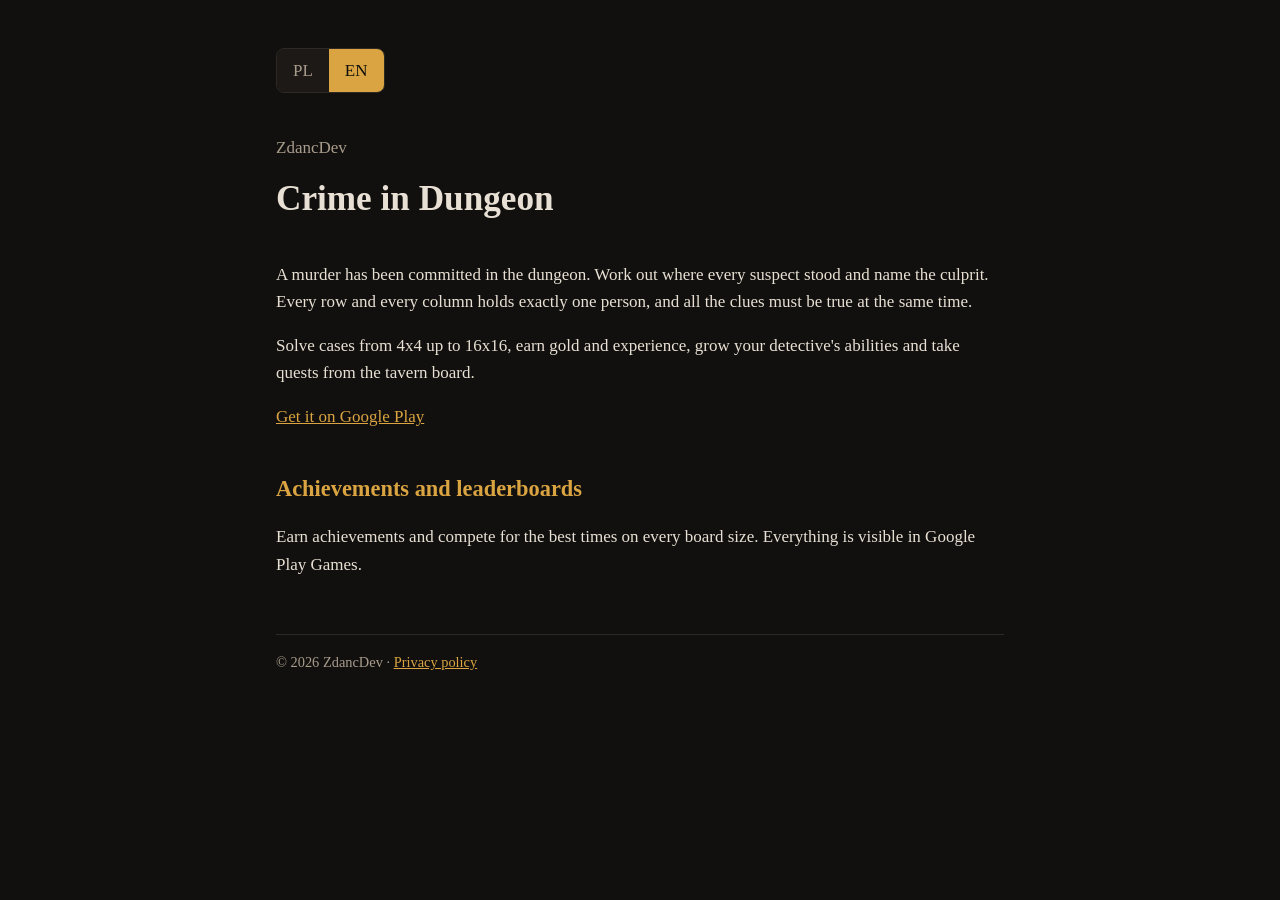
<file: index.html>
<!DOCTYPE html>
<html lang="pl">
<head>
  <meta charset="utf-8">
  <meta name="viewport" content="width=device-width, initial-scale=1">
  <title>Crime in Dungeon — ZdancDev</title>
  <meta name="title-pl" content="Crime in Dungeon — ZdancDev">
  <meta name="title-en" content="Crime in Dungeon — ZdancDev">
  <meta name="description" content="Crime in Dungeon — a detective logic game for Android by ZdancDev.">
  <link rel="stylesheet" href="style.css">
  <script src="lang.js" defer></script>
</head>
<body>
<main>
  <div class="switch" role="group" aria-label="Language / Język">
    <button type="button" data-set-lang="pl">PL</button>
    <button type="button" data-set-lang="en">EN</button>
  </div>

  <header>
    <p class="muted">ZdancDev</p>
    <h1>Crime in Dungeon</h1>
  </header>

  <section lang="pl">
    <p>W lochu doszło do morderstwa. Ustal, gdzie stał każdy podejrzany, i wskaż sprawcę.
      W każdym rzędzie i w każdej kolumnie stoi dokładnie jedna osoba, a wszystkie wskazówki
      muszą być prawdziwe jednocześnie.</p>
    <p>Rozwiązuj sprawy od 4x4 do 16x16, zdobywaj złoto i doświadczenie, rozwijaj zdolności
      detektywa i wykonuj zlecenia z tablicy w karczmie.</p>
    <p><a href="https://play.google.com/store/apps/details?id=com.zdancdev.crimeindungeon">Pobierz z Google Play</a></p>

    <h2>Osiągnięcia i rankingi</h2>
    <p>W grze zdobywasz osiągnięcia i walczysz o najlepsze czasy na każdej planszy.
      Wszystko jest widoczne w Google Play Games.</p>
  </section>

  <section lang="en">
    <p>A murder has been committed in the dungeon. Work out where every suspect stood and name
      the culprit. Every row and every column holds exactly one person, and all the clues must
      be true at the same time.</p>
    <p>Solve cases from 4x4 up to 16x16, earn gold and experience, grow your detective's
      abilities and take quests from the tavern board.</p>
    <p><a href="https://play.google.com/store/apps/details?id=com.zdancdev.crimeindungeon">Get it on Google Play</a></p>

    <h2>Achievements and leaderboards</h2>
    <p>Earn achievements and compete for the best times on every board size.
      Everything is visible in Google Play Games.</p>
  </section>

  <footer>
    © 2026 ZdancDev ·
    <a href="privacy.html" lang="pl">Polityka prywatności</a>
    <a href="privacy.html" lang="en">Privacy policy</a>
  </footer>
</main>
</body>
</html>
</file>
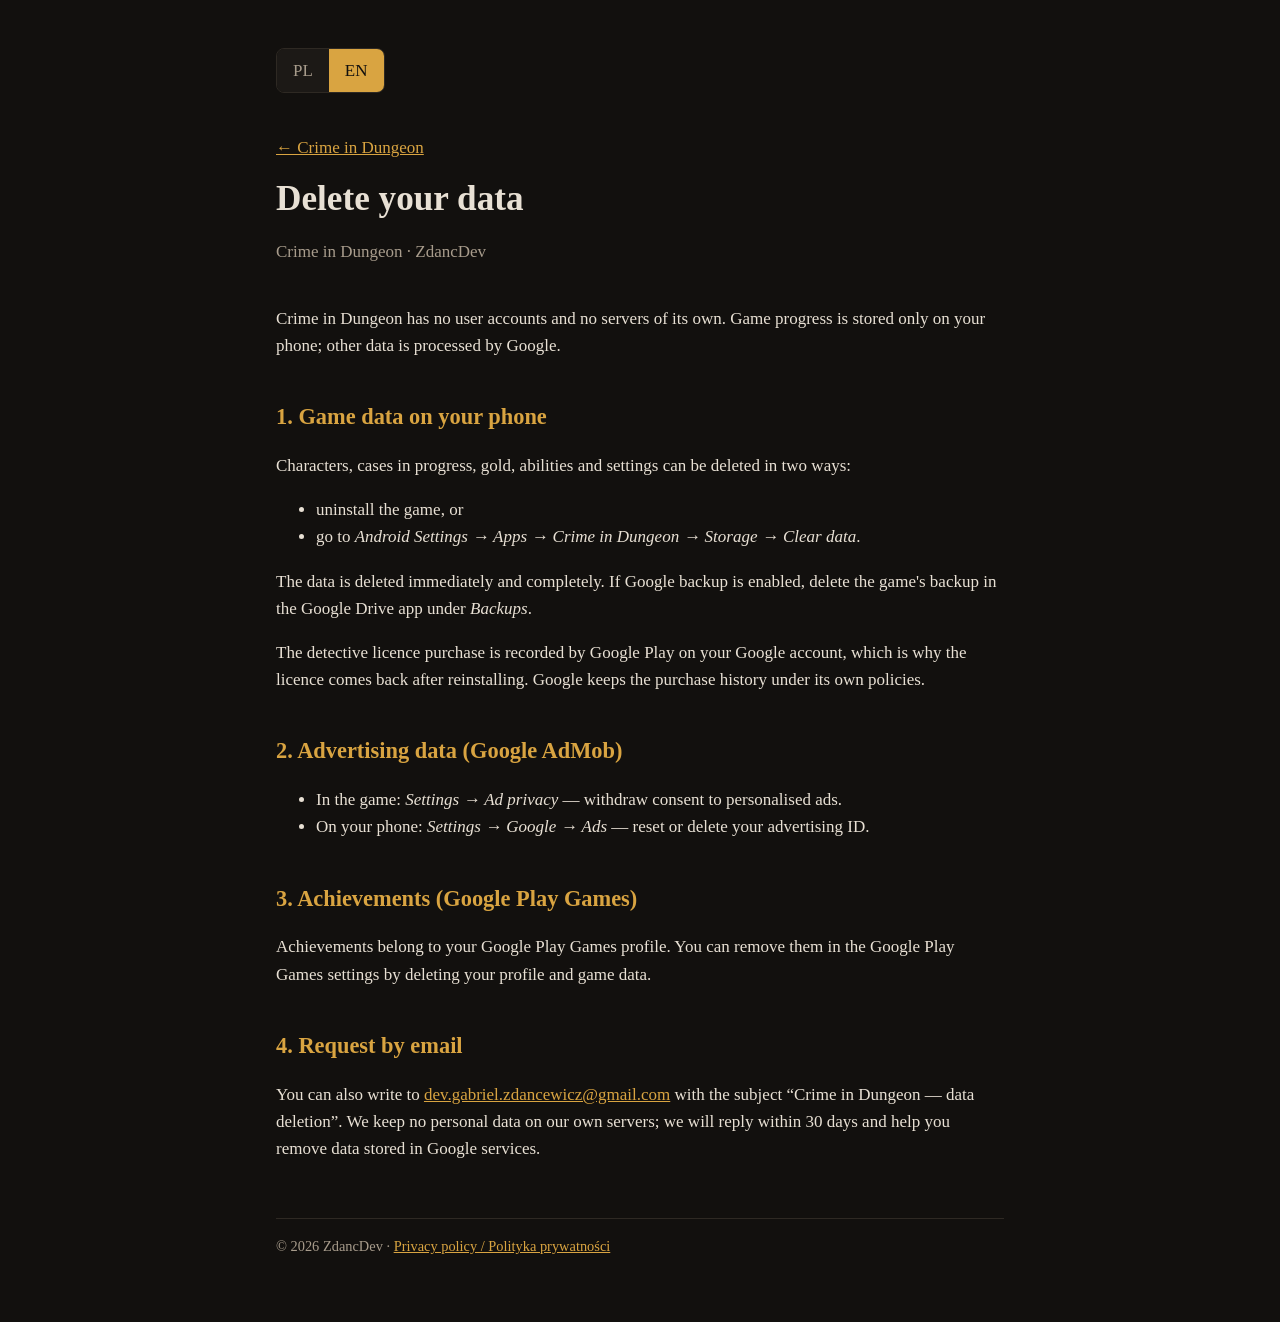
<file: delete-data.html>
<!DOCTYPE html>
<html lang="en" data-lang="en">
<head>
  <meta charset="utf-8">
  <meta name="viewport" content="width=device-width, initial-scale=1">
  <title>Delete your data — Crime in Dungeon</title>
  <meta name="title-pl" content="Usuwanie danych — Crime in Dungeon">
  <meta name="title-en" content="Delete your data — Crime in Dungeon">
  <link rel="stylesheet" href="style.css">
  <script src="lang.js" defer></script>
</head>
<body>
<main>
  <div class="switch" role="group" aria-label="Language / Język">
    <button type="button" data-set-lang="pl">PL</button>
    <button type="button" data-set-lang="en">EN</button>
  </div>
  <p><a href="index.html">← Crime in Dungeon</a></p>

  <section lang="pl">
    <header>
      <h1>Usuwanie danych</h1>
      <p class="muted">Crime in Dungeon · ZdancDev</p>
    </header>
    <p>Crime in Dungeon nie ma kont użytkowników ani własnych serwerów. Postęp gry jest
      zapisany tylko w Twoim telefonie, a pozostałe dane przetwarza Google.</p>

    <h2>1. Dane gry w telefonie</h2>
    <p>Postacie, rozpoczęte sprawy, złoto, zdolności i ustawienia usuniesz na dwa sposoby:</p>
    <ul>
      <li>odinstaluj grę, albo</li>
      <li>wejdź w <em>Ustawienia Androida → Aplikacje → Crime in Dungeon → Pamięć → Wyczyść dane</em>.</li>
    </ul>
    <p>Dane są usuwane od razu i całkowicie. Jeśli masz włączoną kopię zapasową Google,
      kopię danych gry usuniesz w aplikacji Dysk Google: <em>Kopie zapasowe</em>.</p>
    <p>Zakup licencji detektywa zostaje zapisany przez Google Play na Twoim koncie Google,
      dlatego licencja wraca po ponownej instalacji. Historię zakupów przechowuje Google
      zgodnie ze swoimi zasadami.</p>

    <h2>2. Dane reklamowe (Google AdMob)</h2>
    <ul>
      <li>W grze: <em>Ustawienia → Prywatność reklam</em> — wycofanie zgody na reklamy spersonalizowane.</li>
      <li>W telefonie: <em>Ustawienia → Google → Reklamy</em> — reset lub usunięcie identyfikatora reklamowego.</li>
    </ul>

    <h2>3. Osiągnięcia (Google Play Games)</h2>
    <p>Osiągnięcia są przypisane do Twojego profilu Google Play Games. Usuniesz je w ustawieniach
      Google Play Games, usuwając profil i dane gier.</p>

    <h2>4. Prośba e-mailem</h2>
    <p>Możesz też napisać na
      <a href="mailto:dev.gabriel.zdancewicz@gmail.com?subject=Crime%20in%20Dungeon%20-%20usuni%C4%99cie%20danych">dev.gabriel.zdancewicz@gmail.com</a>
      z tematem „Crime in Dungeon — usunięcie danych”. Nie przechowujemy Twoich danych na
      własnych serwerach, więc odpowiemy w ciągu 30 dni i pomożemy usunąć dane zapisane
      w usługach Google.</p>
  </section>

  <section lang="en">
    <header>
      <h1>Delete your data</h1>
      <p class="muted">Crime in Dungeon · ZdancDev</p>
    </header>
    <p>Crime in Dungeon has no user accounts and no servers of its own. Game progress is stored
      only on your phone; other data is processed by Google.</p>

    <h2>1. Game data on your phone</h2>
    <p>Characters, cases in progress, gold, abilities and settings can be deleted in two ways:</p>
    <ul>
      <li>uninstall the game, or</li>
      <li>go to <em>Android Settings → Apps → Crime in Dungeon → Storage → Clear data</em>.</li>
    </ul>
    <p>The data is deleted immediately and completely. If Google backup is enabled, delete the
      game's backup in the Google Drive app under <em>Backups</em>.</p>
    <p>The detective licence purchase is recorded by Google Play on your Google account, which
      is why the licence comes back after reinstalling. Google keeps the purchase history
      under its own policies.</p>

    <h2>2. Advertising data (Google AdMob)</h2>
    <ul>
      <li>In the game: <em>Settings → Ad privacy</em> — withdraw consent to personalised ads.</li>
      <li>On your phone: <em>Settings → Google → Ads</em> — reset or delete your advertising ID.</li>
    </ul>

    <h2>3. Achievements (Google Play Games)</h2>
    <p>Achievements belong to your Google Play Games profile. You can remove them in the
      Google Play Games settings by deleting your profile and game data.</p>

    <h2>4. Request by email</h2>
    <p>You can also write to
      <a href="mailto:dev.gabriel.zdancewicz@gmail.com?subject=Crime%20in%20Dungeon%20-%20data%20deletion">dev.gabriel.zdancewicz@gmail.com</a>
      with the subject “Crime in Dungeon — data deletion”. We keep no personal data on our own
      servers; we will reply within 30 days and help you remove data stored in Google services.</p>
  </section>

  <footer>© 2026 ZdancDev · <a href="privacy.html">Privacy policy / Polityka prywatności</a></footer>
</main>
</body>
</html>
</file>
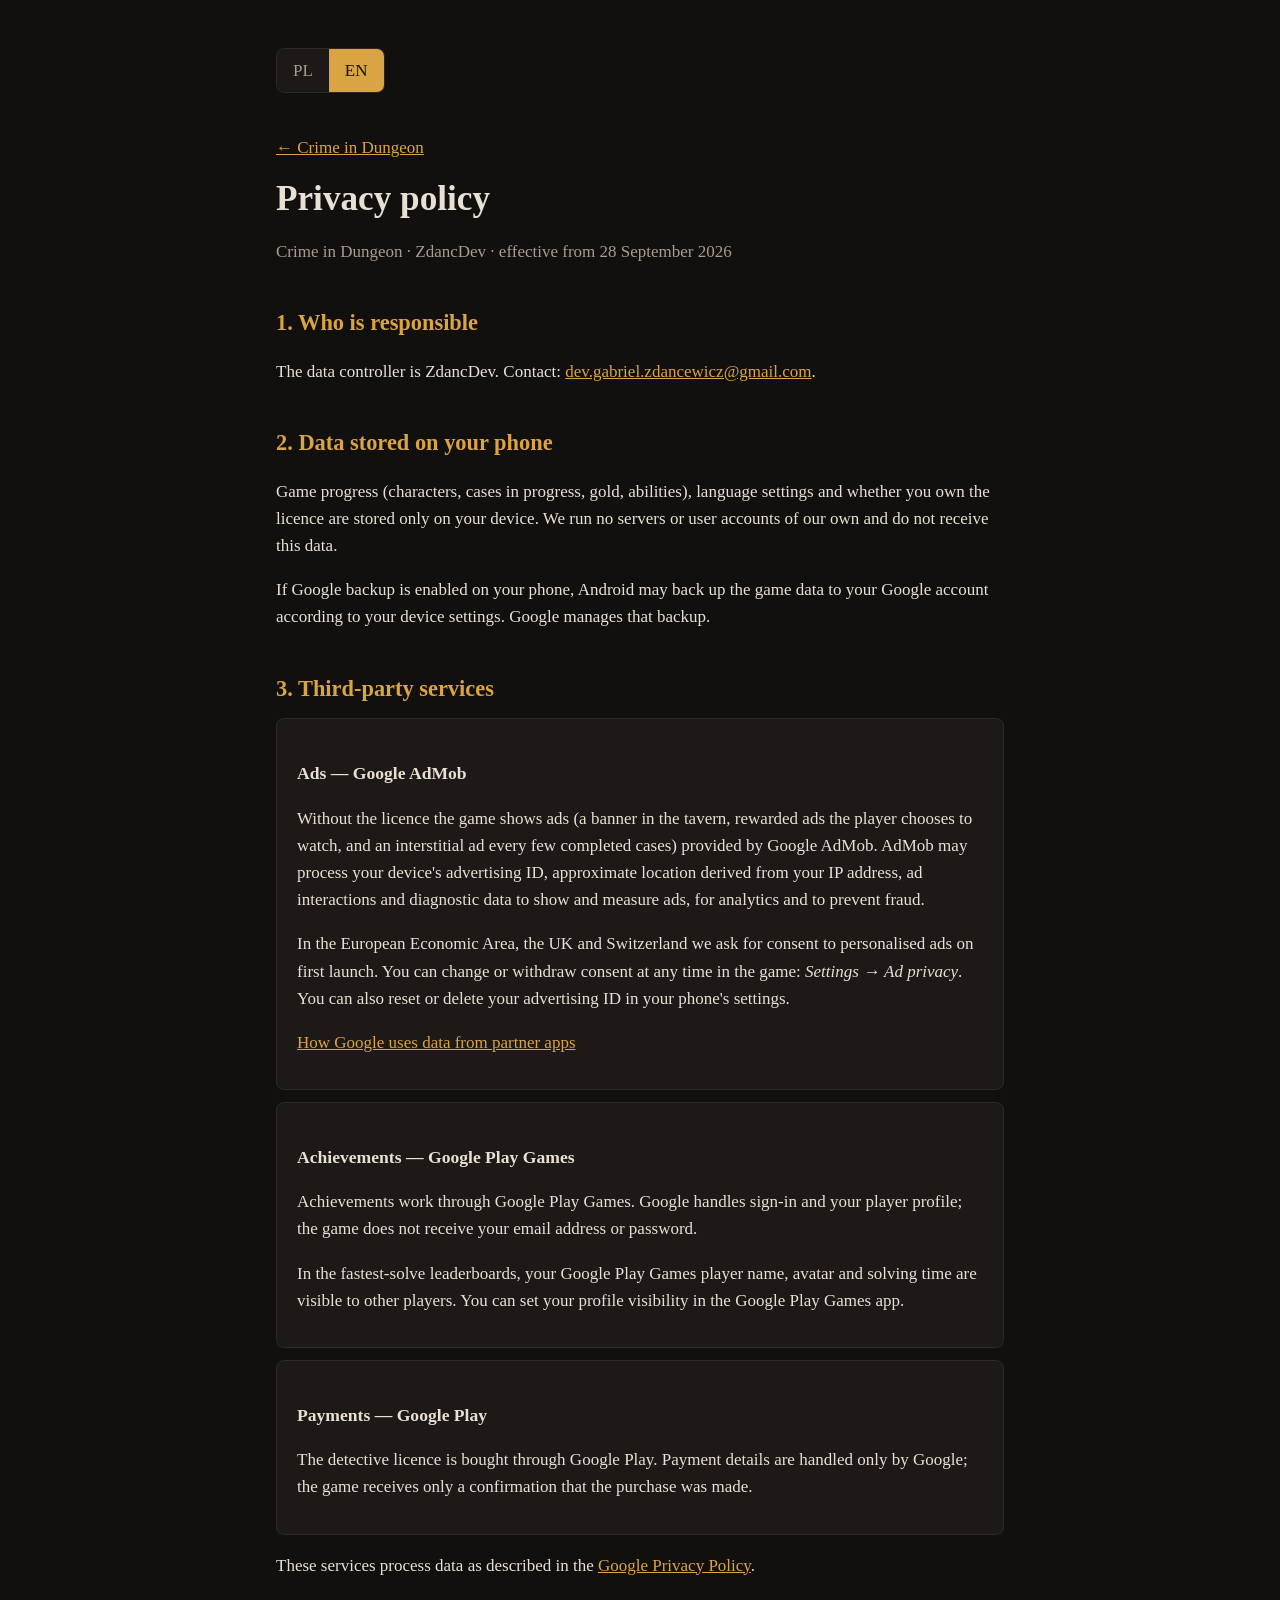
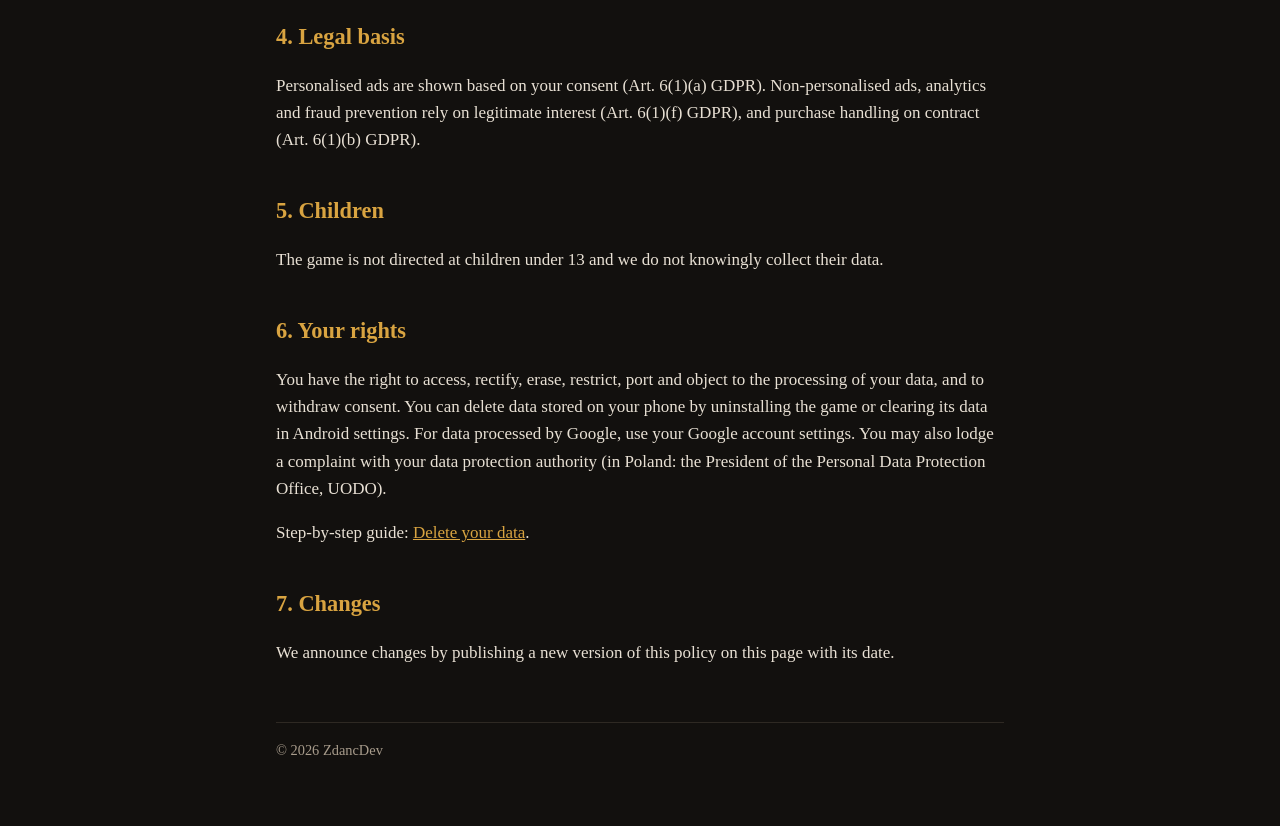
<file: privacy.html>
<!DOCTYPE html>
<html lang="pl">
<head>
  <meta charset="utf-8">
  <meta name="viewport" content="width=device-width, initial-scale=1">
  <title>Polityka prywatności — Crime in Dungeon</title>
  <meta name="title-pl" content="Polityka prywatności — Crime in Dungeon">
  <meta name="title-en" content="Privacy policy — Crime in Dungeon">
  <link rel="stylesheet" href="style.css">
  <script src="lang.js" defer></script>
</head>
<body>
<main>
  <div class="switch" role="group" aria-label="Language / Język">
    <button type="button" data-set-lang="pl">PL</button>
    <button type="button" data-set-lang="en">EN</button>
  </div>
  <p><a href="index.html">← Crime in Dungeon</a></p>

  <section lang="pl">
    <header>
      <h1>Polityka prywatności</h1>
      <p class="muted">Crime in Dungeon · ZdancDev · obowiązuje od 28 września 2026</p>
    </header>

    <h2>1. Kto odpowiada za dane</h2>
    <p>Administratorem danych jest ZdancDev. Kontakt:
      <a href="mailto:dev.gabriel.zdancewicz@gmail.com">dev.gabriel.zdancewicz@gmail.com</a>.</p>

    <h2>2. Dane zapisywane w telefonie</h2>
    <p>Postęp gry (postacie, rozpoczęte sprawy, złoto, zdolności), ustawienia języka oraz
      informacja o zakupionej licencji są zapisywane wyłącznie w pamięci Twojego urządzenia.
      Nie prowadzimy własnych serwerów ani kont użytkowników i nie otrzymujemy tych danych.</p>
    <p>Jeśli w telefonie masz włączoną kopię zapasową Google, Android może zapisać dane gry
      w Twoim koncie Google, zgodnie z ustawieniami urządzenia. Tą kopią zarządza Google.</p>

    <h2>3. Usługi firm zewnętrznych</h2>
    <div class="card">
      <h3>Reklamy — Google AdMob</h3>
      <p>Bez licencji gra wyświetla reklamy (baner w karczmie, reklamy z nagrodą, które gracz sam wybiera, oraz reklama pełnoekranowa co kilka ukończonych spraw) dostarczane
        przez Google AdMob. AdMob może przetwarzać identyfikator reklamowy urządzenia,
        przybliżoną lokalizację ustaloną na podstawie adresu IP, informacje o interakcjach
        z reklamami oraz dane diagnostyczne — w celu wyświetlania i mierzenia reklam,
        statystyk oraz zapobiegania oszustwom.</p>
      <p>W Europejskim Obszarze Gospodarczym, Wielkiej Brytanii i Szwajcarii przy pierwszym
        uruchomieniu pytamy o zgodę na spersonalizowane reklamy. Zgodę możesz zmienić lub
        wycofać w każdej chwili w grze: <em>Ustawienia → Prywatność reklam</em>.
        Identyfikator reklamowy możesz też zresetować lub usunąć w ustawieniach telefonu.</p>
      <p><a href="https://policies.google.com/technologies/partner-sites">Jak Google wykorzystuje dane z aplikacji partnerów</a></p>
    </div>
    <div class="card">
      <h3>Osiągnięcia — Google Play Games</h3>
      <p>Osiągnięcia działają przez Google Play Games. Logowanie i profil gracza obsługuje
        Google; gra nie otrzymuje Twojego adresu e-mail ani hasła.</p>
      <p>W rankingach najszybszych rozwiązań Twoja nazwa gracza z Google Play Games, avatar
        i czas rozwiązania są widoczne dla innych graczy. Widoczność profilu ustawisz
        w aplikacji Google Play Games.</p>
    </div>
    <div class="card">
      <h3>Płatności — Google Play</h3>
      <p>Licencję detektywa kupujesz przez Google Play. Dane płatnicze obsługuje wyłącznie
        Google; gra otrzymuje tylko potwierdzenie, że zakup został dokonany.</p>
    </div>
    <p>Przetwarzanie danych przez te usługi opisuje
      <a href="https://policies.google.com/privacy">Polityka prywatności Google</a>.</p>

    <h2>4. Podstawa prawna</h2>
    <p>Reklamy spersonalizowane wyświetlamy na podstawie Twojej zgody (art. 6 ust. 1 lit. a RODO).
      Reklamy niespersonalizowane, statystyki i zapobieganie oszustwom opierają się na
      prawnie uzasadnionym interesie (art. 6 ust. 1 lit. f RODO), a obsługa zakupu — na umowie
      (art. 6 ust. 1 lit. b RODO).</p>

    <h2>5. Dzieci</h2>
    <p>Gra nie jest skierowana do dzieci poniżej 13 lat i świadomie nie zbieramy ich danych.</p>

    <h2>6. Twoje prawa</h2>
    <p>Masz prawo dostępu do danych, ich sprostowania, usunięcia, ograniczenia przetwarzania,
      przenoszenia, sprzeciwu oraz wycofania zgody. Dane zapisane w telefonie usuniesz,
      odinstalowując grę lub czyszcząc jej dane w ustawieniach Androida. W sprawach danych
      przetwarzanych przez Google skorzystaj z ustawień konta Google. Przysługuje Ci też skarga
      do Prezesa Urzędu Ochrony Danych Osobowych.</p>
    <p>Szczegółowa instrukcja: <a href="delete-data.html?lang=pl">Usuwanie danych</a>.</p>

    <h2>7. Zmiany</h2>
    <p>O zmianach tej polityki informujemy, publikując nową wersję na tej stronie wraz z datą.</p>
  </section>

  <section lang="en">
    <header>
      <h1>Privacy policy</h1>
      <p class="muted">Crime in Dungeon · ZdancDev · effective from 28 September 2026</p>
    </header>

    <h2>1. Who is responsible</h2>
    <p>The data controller is ZdancDev. Contact:
      <a href="mailto:dev.gabriel.zdancewicz@gmail.com">dev.gabriel.zdancewicz@gmail.com</a>.</p>

    <h2>2. Data stored on your phone</h2>
    <p>Game progress (characters, cases in progress, gold, abilities), language settings and
      whether you own the licence are stored only on your device. We run no servers or user
      accounts of our own and do not receive this data.</p>
    <p>If Google backup is enabled on your phone, Android may back up the game data to your
      Google account according to your device settings. Google manages that backup.</p>

    <h2>3. Third-party services</h2>
    <div class="card">
      <h3>Ads — Google AdMob</h3>
      <p>Without the licence the game shows ads (a banner in the tavern, rewarded ads the player chooses to watch, and an interstitial ad every few completed cases) provided by
        Google AdMob. AdMob may process your device's advertising ID, approximate location
        derived from your IP address, ad interactions and diagnostic data to show and measure
        ads, for analytics and to prevent fraud.</p>
      <p>In the European Economic Area, the UK and Switzerland we ask for consent to
        personalised ads on first launch. You can change or withdraw consent at any time in
        the game: <em>Settings → Ad privacy</em>. You can also reset or delete your advertising
        ID in your phone's settings.</p>
      <p><a href="https://policies.google.com/technologies/partner-sites">How Google uses data from partner apps</a></p>
    </div>
    <div class="card">
      <h3>Achievements — Google Play Games</h3>
      <p>Achievements work through Google Play Games. Google handles sign-in and your player
        profile; the game does not receive your email address or password.</p>
      <p>In the fastest-solve leaderboards, your Google Play Games player name, avatar and
        solving time are visible to other players. You can set your profile visibility in
        the Google Play Games app.</p>
    </div>
    <div class="card">
      <h3>Payments — Google Play</h3>
      <p>The detective licence is bought through Google Play. Payment details are handled only
        by Google; the game receives only a confirmation that the purchase was made.</p>
    </div>
    <p>These services process data as described in the
      <a href="https://policies.google.com/privacy">Google Privacy Policy</a>.</p>

    <h2>4. Legal basis</h2>
    <p>Personalised ads are shown based on your consent (Art. 6(1)(a) GDPR). Non-personalised
      ads, analytics and fraud prevention rely on legitimate interest (Art. 6(1)(f) GDPR), and
      purchase handling on contract (Art. 6(1)(b) GDPR).</p>

    <h2>5. Children</h2>
    <p>The game is not directed at children under 13 and we do not knowingly collect their data.</p>

    <h2>6. Your rights</h2>
    <p>You have the right to access, rectify, erase, restrict, port and object to the processing
      of your data, and to withdraw consent. You can delete data stored on your phone by
      uninstalling the game or clearing its data in Android settings. For data processed by
      Google, use your Google account settings. You may also lodge a complaint with your data
      protection authority (in Poland: the President of the Personal Data Protection Office, UODO).</p>
    <p>Step-by-step guide: <a href="delete-data.html?lang=en">Delete your data</a>.</p>

    <h2>7. Changes</h2>
    <p>We announce changes by publishing a new version of this policy on this page with its date.</p>
  </section>

  <footer>© 2026 ZdancDev</footer>
</main>
</body>
</html>
</file>
<file: style.css>
:root {
  --bg: #12100e;
  --surface: #1c1916;
  --text: #e8e0d4;
  --muted: #a89c8c;
  --accent: #d9a441;
  --line: #2e2923;
}

* { box-sizing: border-box; }

body {
  margin: 0;
  background: var(--bg);
  color: var(--text);
  font: 17px/1.6 Georgia, "Times New Roman", serif;
}

main {
  max-width: 760px;
  margin: 0 auto;
  padding: 48px 16px 64px;
}

header { margin-bottom: 40px; }

h1 { font-size: 2.2rem; line-height: 1.2; margin: 0 0 8px; }
h2 { font-size: 1.4rem; margin: 40px 0 12px; color: var(--accent); }
h3 { font-size: 1.1rem; margin: 24px 0 8px; }

p, li { color: var(--text); }
.muted { color: var(--muted); }

a { color: var(--accent); }

nav a { margin-right: 16px; }

.card {
  background: var(--surface);
  border: 1px solid var(--line);
  border-radius: 8px;
  padding: 16px 20px;
  margin: 12px 0;
}

html[data-lang="pl"] [lang="en"],
html[data-lang="en"] [lang="pl"] { display: none; }

.switch {
  display: inline-flex;
  border: 1px solid var(--line);
  border-radius: 8px;
  overflow: hidden;
  margin-bottom: 24px;
}
.switch button {
  background: var(--surface);
  color: var(--muted);
  border: 0;
  padding: 8px 16px;
  font: inherit;
  cursor: pointer;
}
.switch button[aria-pressed="true"] {
  background: var(--accent);
  color: var(--bg);
}

footer {
  border-top: 1px solid var(--line);
  margin-top: 56px;
  padding-top: 16px;
  font-size: 0.9rem;
  color: var(--muted);
}
</file>
